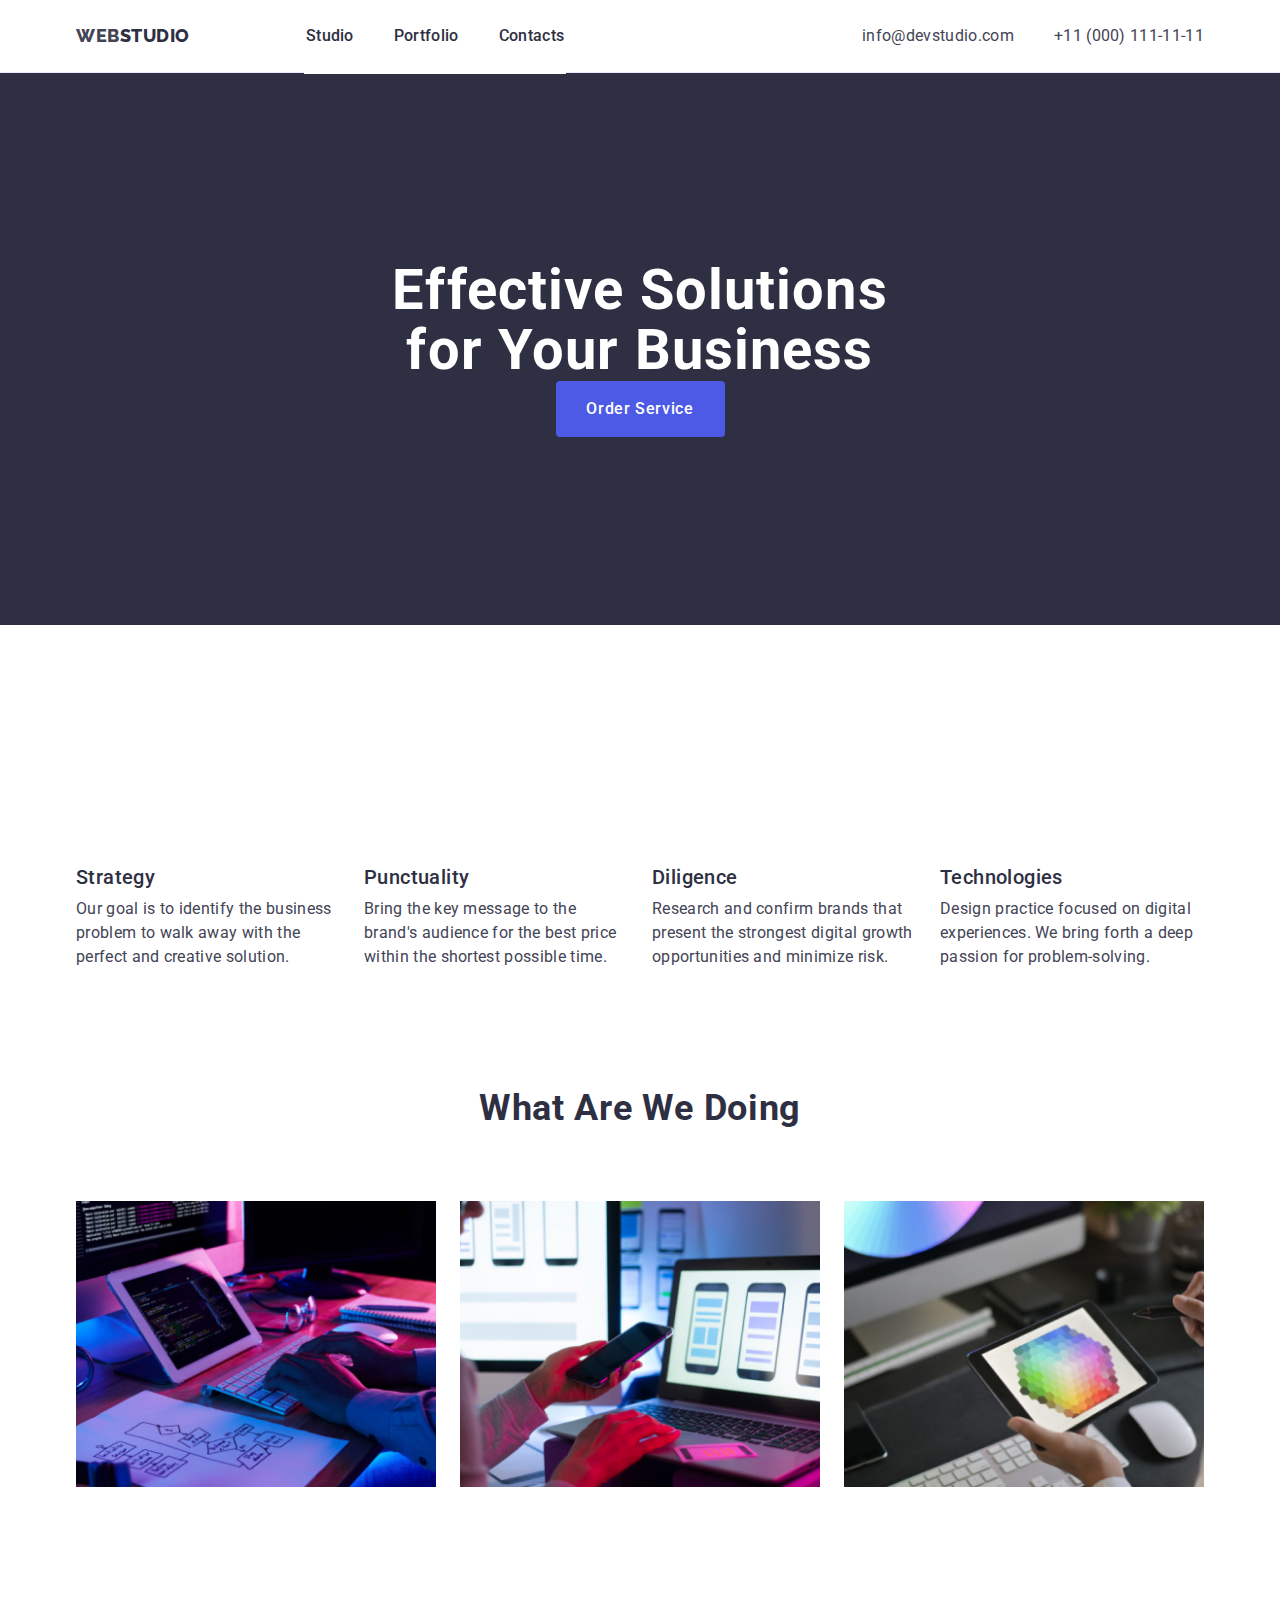
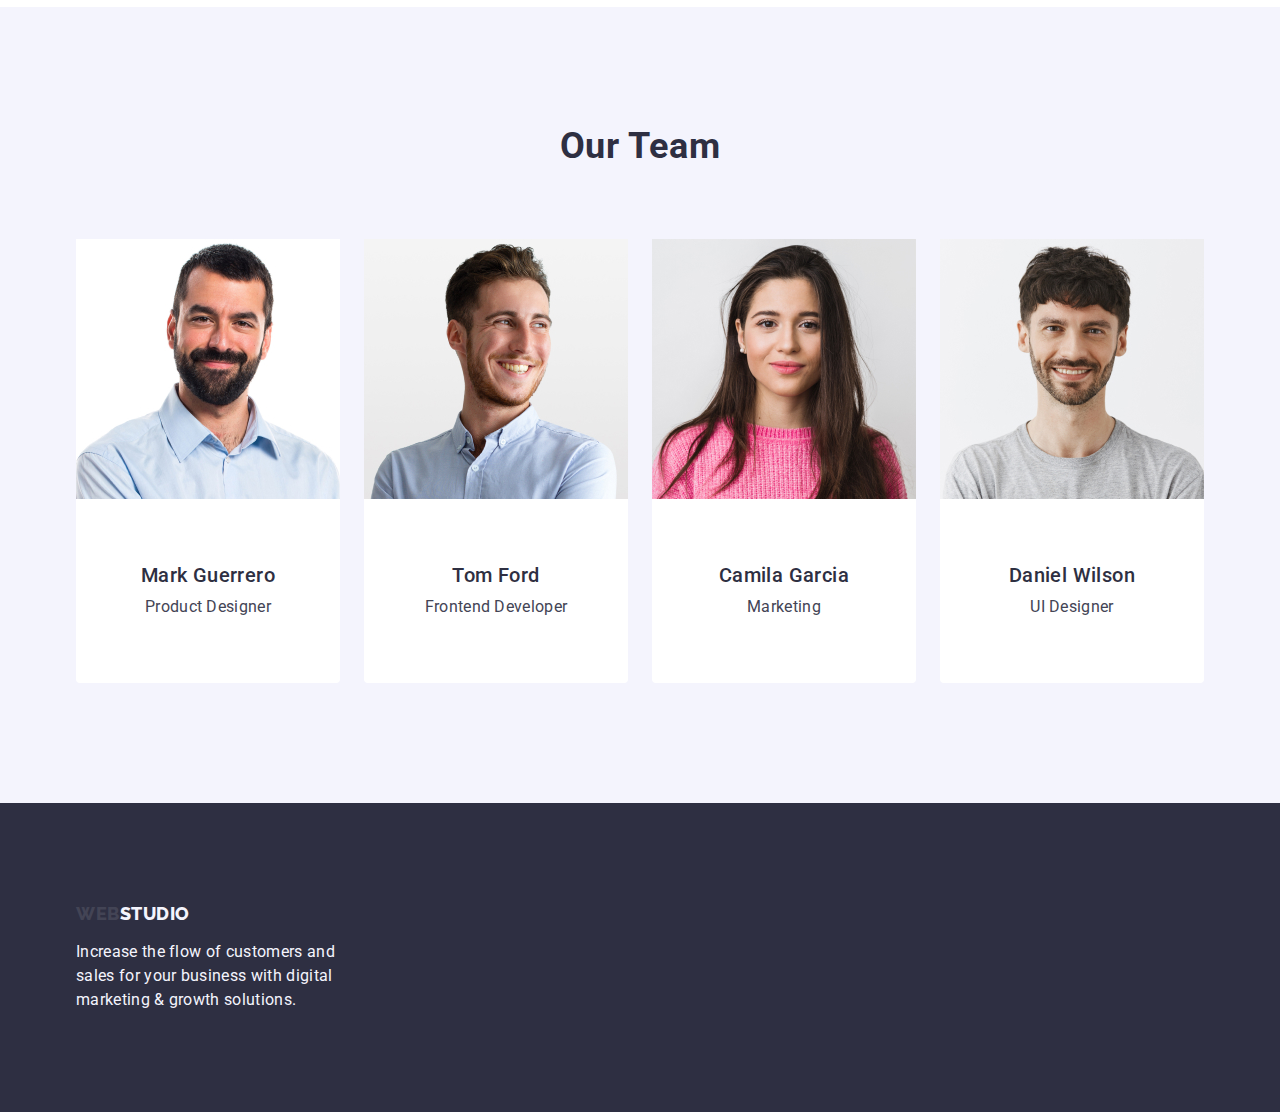
<file: index.html>
<!DOCTYPE html>
<html lang="en">
  <head>
    <meta charset="UTF-8" />
    <meta http-equiv="X-UA-Compatible" content="IE=edge" />
    <meta name="viewport" content="width=device-width, initial-scale=1.0" />
    <meta
      name="description"
      content="Learning the basics of HTML for beginners"
    />
    <link rel="preconnect" href="https://fonts.googleapis.com" />
    <link rel="preconnect" href="https://fonts.gstatic.com" crossorigin />
    <link
      href="https://fonts.googleapis.com/css2?family=Roboto:wght@400;500;700;900&family=Tangerine:wght@700&display=swap"
      rel="stylesheet"
    />
    <link
      href="https://fonts.googleapis.com/css2?family=Raleway:wght@800&family=Roboto:wght@400;500;700;900&family=Tangerine:wght@700&display=swap"
      rel="stylesheet"
    />
    <link
      rel="stylesheet"
      href="https://cdn.jsdelivr.net/npm/modern-normalize@1.1.0/modern-normalize.min.css"
    />
    <link rel="stylesheet" href="./css/styles.css" />

    <title>homework1</title>
  </head>
  <body>
    <header class="own-header">
      <div class="div-header container">
        <nav class="nav-header">
          <a class="logotype-link link" href="/index.html"
            >Web<span class="logo-stud link">Studio</span></a
          >

          <ul class="ul-head list">
            <li class="head-link">
              <a class="studio-link link" href="./index.html">Studio</a>
            </li>
            <li class="head-link">
              <a class="studio-link link" href="./portfolio.html">Portfolio</a>
            </li>
            <li class="head-link">
              <a class="studio-link link" href="">Contacts</a>
            </li>
          </ul>
        </nav>
        <address class="address-head">
          <ul class="ul-address list">
            <li class="addres-link">
              <a class="own-mail-mail link" href="mailto:info@devstudio.com"
                >info@devstudio.com</a
              >
            </li>
            <li class="addres-link">
              <a class="own-mail-mail link" href="tel:+110001111111"
                >+11 (000) 111-11-11</a
              >
            </li>
          </ul>
        </address>
      </div>
    </header>
    <!--Secsion Golovna-->
    <main class="own-main">
      <section class="hero">
        <div class="div-hero container">
          <h1 class="hero-tit-one">Effective Solutions for Your Business</h1>
          <button class="hero-butt" type="button">Order Service</button>
        </div>
      </section>

      <!--Our Fishka-->

      <section class="benef">
        <div class="div-benef container">
          <h2 class="visually-hidden">features</h2>
          <ul class="ul-benef list">
            <li class="benef-list">
              <h3 class="benef-tit-three">Strategy</h3>
              <p class="text-strat">
                Our goal is to identify the business problem to walk away with
                the perfect and creative solution.
              </p>
            </li>
            <li class="benef-list">
              <h3 class="benef-tit-three">Punctuality</h3>
              <p class="text-strat">
                Bring the key message to the brand's audience for the best price
                within the shortest possible time.
              </p>
            </li>
            <li class="benef-list">
              <h3 class="benef-tit-three">Diligence</h3>
              <p class="text-strat">
                Research and confirm brands that present the strongest digital
                growth opportunities and minimize risk.
              </p>
            </li>
            <li class="benef-list">
              <h3 class="benef-tit-three">Technologies</h3>
              <p class="text-strat">
                Design practice focused on digital experiences. We bring forth a
                deep passion for problem-solving.
              </p>
            </li>
          </ul>
        </div>
      </section>

      <!--Our opportunity-->

      <section class="opport">
        <div class="div-opport container">
          <h2 class="opport-tit-two">What are we doing</h2>
          <ul class="ul-opport list">
            <li class="opport-list">
              <img
                src="./images/opportunities/box1.jpg"
                alt="desktop applications"
                width="360"
              />
            </li>
            <li class="opport-list">
              <img
                src="./images/opportunities/box2.jpg"
                alt="mobile applications"
                width="360"
              />
            </li>
            <li class="opport-list">
              <img
                src="./images/opportunities/box3.jpg"
                alt="designer designs"
                width="360"
              />
            </li>
          </ul>
        </div>
      </section>

      <!--Team-->

      <section class="we-are">
        <div class="div-we-are container">
          <h2 class="we-are-tit-two">Our Team</h2>
          <ul class="ul-we-are list">
            <li class="we-are-list">
              <img
                src="./images/team/img.jpg"
                alt="Mark Guerrero"
                width="264"
              />
              <div class="we-are-description">
                <h3 class="we-are-name">Mark Guerrero</h3>
                <p class="name-text">Product Designer</p>
              </div>
            </li>
            <li class="we-are-list">
              <img src="./images/team/img(1).jpg" alt="Tom Ford" width="264" />
              <div class="we-are-description">
                <h3 class="we-are-name">Tom Ford</h3>
                <p class="name-text">Frontend Developer</p>
              </div>
            </li>
            <li class="we-are-list">
              <img
                src="./images/team/img(2).jpg"
                alt="Camila Garcia"
                width="264"
              />
              <div class="we-are-description">
                <h3 class="we-are-name">Camila Garcia</h3>
                <p class="name-text">Marketing</p>
              </div>
            </li>
            <li class="we-are-list">
              <img
                class="we-are-foto"
                src="./images/team/img(3).jpg"
                alt="Daniel Wilson"
                width="264"
              />
              <div class="we-are-description">
                <h3 class="we-are-name">Daniel Wilson</h3>
                <p class="name-text">UI Designer</p>
              </div>
            </li>
          </ul>
        </div>
      </section>
    </main>
    <!--Footer-->

    <footer class="own-footer">
      <div class="container">
        <a class="logofoot-link link" href="./index.html" target="_blank"
          >Web<span class="logo-stud-foot link">Studio</span></a
        >

        <p class="text-footer">
          Increase the flow of customers and sales for your business with
          digital marketing & growth solutions.
        </p>
      </div>
    </footer>
  </body>
</html>
</file>
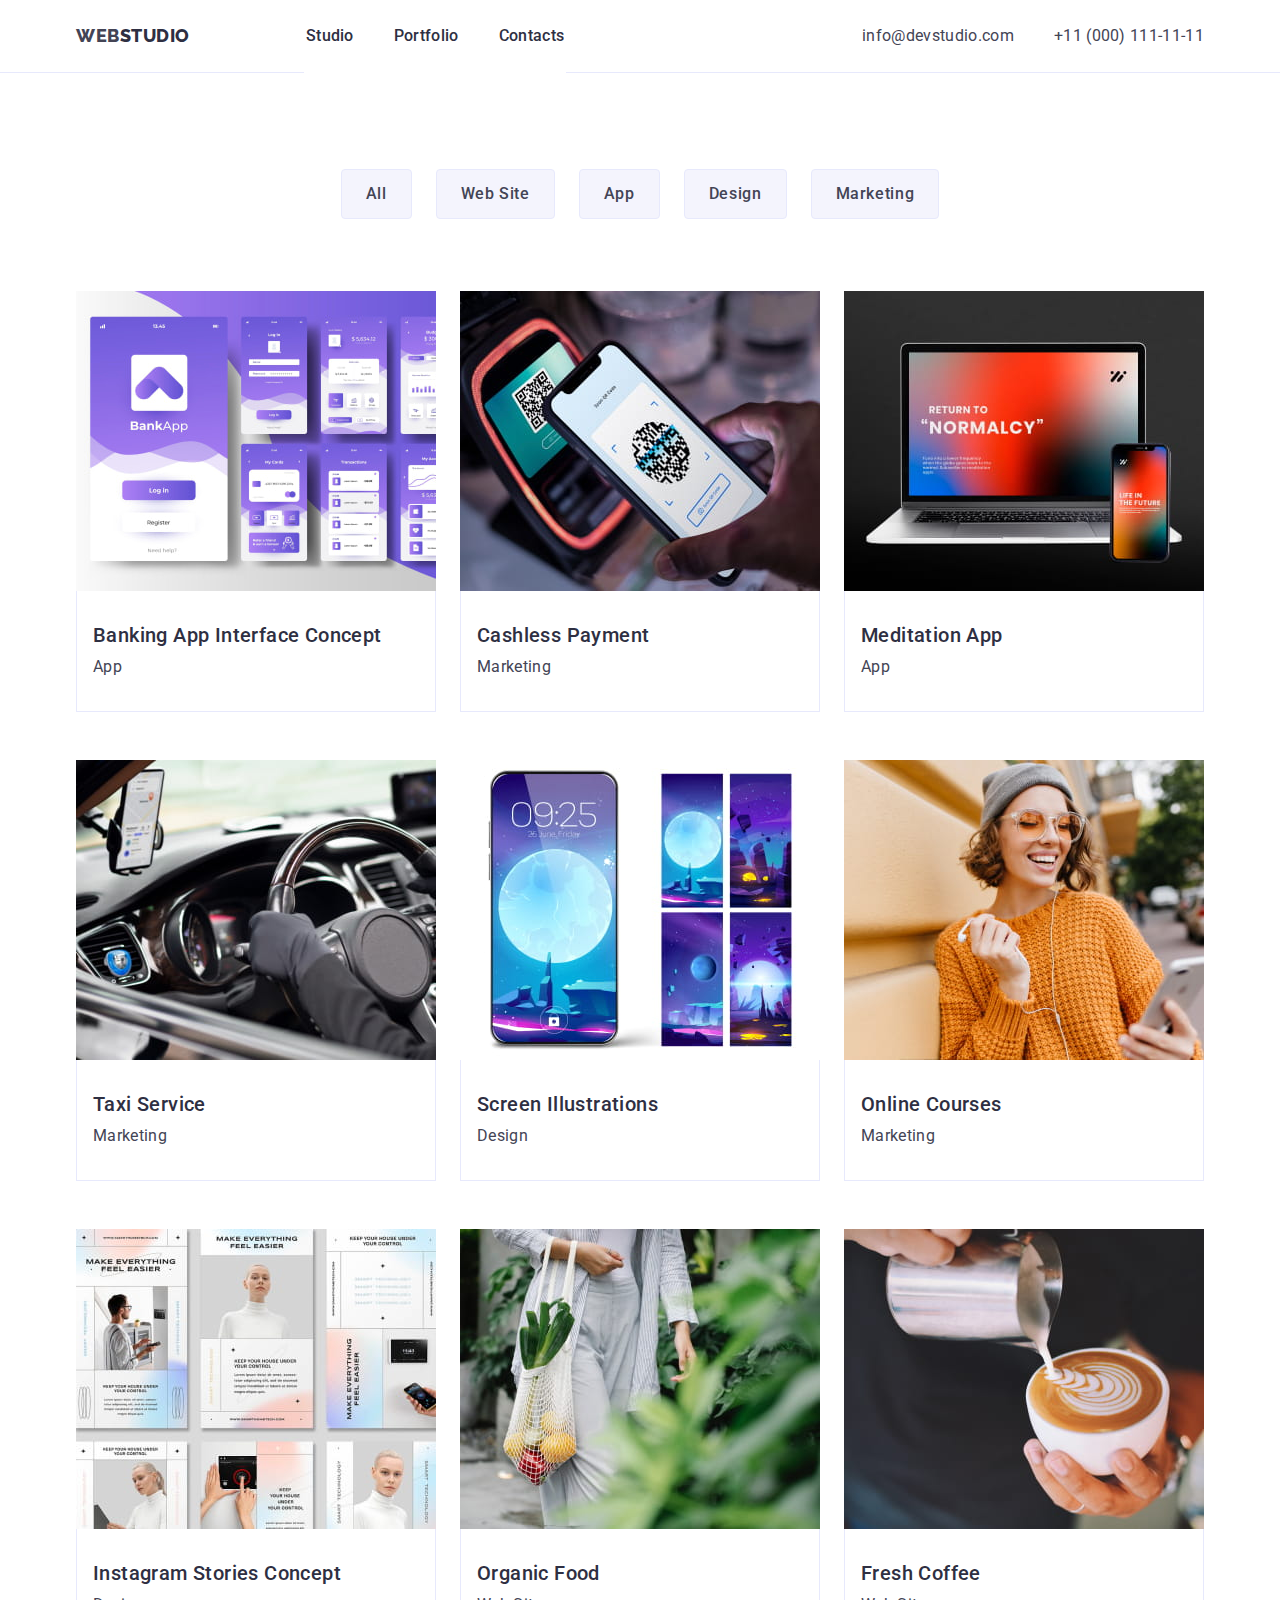
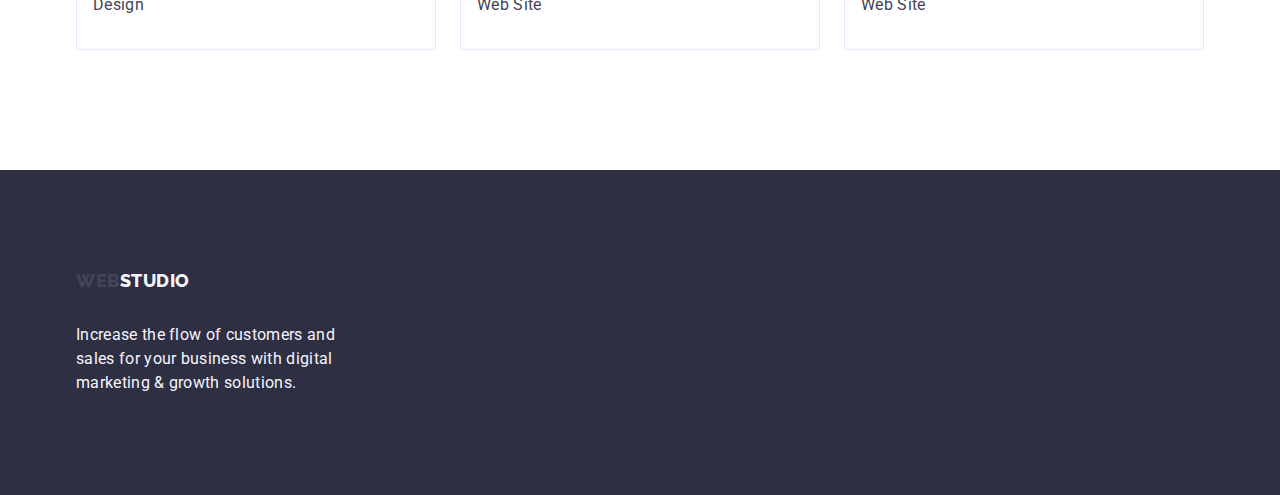
<file: portfolio.html>
<!DOCTYPE html>
<html lang="en">
  <head>
    <meta charset="UTF-8" />
    <meta http-equiv="X-UA-Compatible" content="IE=edge" />
    <meta name="viewport" content="width=device-width, initial-scale=1.0" />
    <meta
      name="description"
      content="Learning the basics of HTML for beginners"
    />
    <link rel="preconnect" href="https://fonts.googleapis.com" />
    <link rel="preconnect" href="https://fonts.gstatic.com" crossorigin />
    <link
      href="https://fonts.googleapis.com/css2?family=Roboto:wght@400;500;700;900&family=Tangerine:wght@700&display=swap"
      rel="stylesheet"
    />
    <link rel="preconnect" href="https://fonts.googleapis.com" />
    <link rel="preconnect" href="https://fonts.gstatic.com" crossorigin />
    <link
      href="https://fonts.googleapis.com/css2?family=Raleway:wght@800&family=Roboto:wght@400;500;700;900&family=Tangerine:wght@700&display=swap"
      rel="stylesheet"
    />

    <link
      href="https://cdn.jsdelivr.net/npm/modern-normalize@1.1.0/modern-normalize.min.css"
      rel="stylesheet"
    />
    <link rel="stylesheet" href="./css/styles.css" />
    <title>Document</title>
  </head>
  <body>
    <!--Logotype-->

    <header class="own-header">
      <div class="div-header container">
        <nav class="nav-header">
          <a class="logotype-link link" href="/index.html"
            >Web<span class="logo-stud link">Studio</span></a
          >

          <ul class="ul-head list">
            <li class="head-link">
              <a class="studio-link link" href="./index.html">Studio</a>
            </li>
            <li class="head-link">
              <a class="studio-link link" href="./portfolio.html">Portfolio</a>
            </li>
            <li class="head-link">
              <a class="studio-link link" href="">Contacts</a>
            </li>
          </ul>
        </nav>
        <address class="address-head">
          <ul class="ul-address list">
            <li class="addres-link">
              <a class="own-mail-mail link" href="mailto:info@devstudio.com"
                >info@devstudio.com</a
              >
            </li>
            <li class="addres-link">
              <a class="own-mail-mail link" href="tel:+110001111111"
                >+11 (000) 111-11-11</a
              >
            </li>
          </ul>
        </address>
      </div>
    </header>

    <main>
      <!--Filtr-->

      <section class="progectm">
        <div class="div-progect container">
          <h1 class="visually-hidden">Filtr</h1>
          <ul class="ul-filtr list">
            <li class="portfol-list">
              <button class="butt-filtr-all" type="button">All</button>
            </li>
            <li class="portfol-list">
              <button class="butt-filtr-all" type="button">Web Site</button>
            </li>
            <li class="portfol-list">
              <button class="butt-filtr-all" type="button">App</button>
            </li>
            <li class="portfol-list">
              <button class="butt-filtr-all" type="button">Design</button>
            </li>
            <li class="portfol-list">
              <button class="butt-filtr-all" type="button">Marketing</button>
            </li>
          </ul>

          <!--our prodgect-->
          <ul class="ul-progect list">
            <li class="progect-list">
              <a class="link">
                <img
                  src="./images/2page/img4.jpg"
                  alt="Banking addition"
                  width="360"
                />
                <div class="prodgect-description">
                  <h2 class="prodgect-ti-two">Banking App Interface Concept</h2>
                  <p class="prodgect-text">App</p>
                </div>
              </a>
            </li>
            <li class="progect-list">
              <a class="link">
                <img
                  src="./images/2page/img5.jpg"
                  alt="Paymen from telefon"
                  width="360"
                />
                <div class="prodgect-description">
                  <h2 class="prodgect-ti-two">Cashless Payment</h2>
                  <p class="prodgect-text">Marketing</p>
                </div>
              </a>
            </li>
            <li class="progect-list">
              <a class="link">
                <img
                  src="./images/2page/img6.jpg"
                  alt="telefon&computer"
                  width="360"
                />
                <div class="prodgect-description">
                  <h2 class="prodgect-ti-two">Meditation App</h2>
                  <p class="prodgect-text">App</p>
                </div>
              </a>
            </li>
            <li class="progect-list">
              <a class="link">
                <img src="./images/2page/img7.jpg" alt="Taxi" width="360" />
                <div class="prodgect-description">
                  <h2 class="prodgect-ti-two">Taxi Service</h2>
                  <p class="prodgect-text">Marketing</p>
                </div>
              </a>
            </li>
            <li class="progect-list">
              <a class="link">
                <img
                  src="./images/2page/img8.jpg"
                  alt="telefon Screen"
                  width="360"
                />
                <div class="prodgect-description">
                  <h2 class="prodgect-ti-two">Screen Illustrations</h2>
                  <p class="prodgect-text">Design</p>
                </div>
              </a>
            </li>
            <li class="progect-list">
              <a class="link">
                <img
                  src="./images/2page/img9.jpg"
                  alt="Girl online"
                  width="360"
                />
                <div class="prodgect-description">
                  <h2 class="prodgect-ti-two">Online Courses</h2>
                  <p class="prodgect-text">Marketing</p>
                </div>
              </a>
            </li>
            <li class="progect-list">
              <a class="link">
                <img
                  src="./images/2page/img10.jpg"
                  alt="Instagram"
                  width="360"
                />
                <div class="prodgect-description">
                  <h2 class="prodgect-ti-two">Instagram Stories Concept</h2>
                  <p class="prodgect-text">Design</p>
                </div>
              </a>
            </li>
            <li class="progect-list">
              <a class="link">
                <img src="./images/2page/img11.jpg" alt="Food" width="360" />
                <div class="prodgect-description">
                  <h2 class="prodgect-ti-two">Organic Food</h2>
                  <p class="prodgect-text">Web Site</p>
                </div>
              </a>
            </li>
            <li class="progect-list">
              <a class="link">
                <img src="./images/2page/img12.jpg" alt="Coffee" width="360" />
                <div class="prodgect-description">
                  <h2 class="prodgect-ti-two">Fresh Coffee</h2>
                  <p class="prodgect-text">Web Site</p>
                </div>
              </a>
            </li>
          </ul>
        </div>
      </section>
    </main>
    <!--footer-->
    <footer class="own-footer">
      <div class="container">
        <div class="div-logo-foot">
          <a class="logofoot-link link" href="./index.html" target="_blank"
            >Web<span class="logo-stud-foot link">Studio</span></a
          >
        </div>
        <p class="text-footer">
          Increase the flow of customers and sales for your business with
          digital marketing & growth solutions.
        </p>
      </div>
    </footer>
  </body>
</html>
</file>
<file: css/styles.css>
body {
  font-family: "Roboto", sans-serif;
  font-style: normal;
  color: #434455;
  background-color: var(--background-own);
  text-decoration: none;
  margin: 0 auto;
}
h1,
h2,
h3,
h4,
h5,
h6,
p {
  margin-top: 0;
  margin-bottom: 0;
}

ul,
ol {
  margin-top: 0;
  margin-bottom: 0;
  padding-left: 0;
}
img {
  display: block;
  max-width: 100%;
}
:root {
  --second-font: "Raleway", sans-serif;
  --cta-norm: #4d5ae5;
  --ctas-activ: #404bbf;
  --headings-three: #2e2f42;
  --body-text: #434455;
  --background-own: #ffffff;
  --background-light: #f4f4fd;
  --border-bottom: #e7e9fc;
}
.visually-hidden {
  position: absolute;
  width: 1px;
  height: 1px;
  margin: -1px;
  border: 0;
  padding: 0;

  white-space: nowrap;
  clip-path: inset(100%);
  clip: rect(0 0 0 0);
  overflow: hidden;
}
.own-header {
  border-bottom: 1px solid #e7e9fc;
}
.container {
  max-width: 1158px;
  margin: 0 auto;
  padding-right: 15px;
  padding-left: 15px;
}
.div-header {
  display: flex;
  align-items: center;
  gap: 10px;
  justify-content: space-between;
}
.ul-head {
  display: block;
  padding: 24px 0;
  outline: 2px solid#ffffff;
}

.nav-header,
.ul-head,
.ul-address {
  display: flex;
  align-items: center;
  gap: 40px;
}
.div-hero {
}

.list {
  list-style: none;
}
.link {
  text-decoration: none;
  font-style: normal;
}
.logotype-link {
  font-family: var(--second-font);
  font-weight: 800;
  font-size: 18px;
  line-height: 1.17;
  letter-spacing: 0.03em;
  text-transform: uppercase;
  color: var(--ctas-norm);
  margin-right: 76px;
}
.logo-stud {
}
.logo-stud,
.logo-stud-foot {
  font-family: var(--second-font);
  font-weight: 800;
  font-size: 18px;
  line-height: 1.17;
  letter-spacing: 0.03em;
  text-transform: uppercase;
  color: var(--headings-three);
}
.logo-stud-foot {
  color: var(--headings-three);
}
.ul-head {
}

.head-link {
  text-decoration: none;
  margin: 0;
}
.studio-link {
  font-family: "Roboto";
  font-style: normal;
  font-weight: 500;
  font-size: 16px;
  line-height: 1.5;
  letter-spacing: 0.02em;
  color: var(--headings-three);
  padding: 24px 0;
}
.studio-link:hover,
.studio-link:focus {
  color: #404bbf;
}

.address-head,
.addres-link {
  font-style: normal;
}
.ul-address {
}

.own-mail-mail {
  line-height: 1.5;
  letter-spacing: 0.02em;
  color: var(--body-text);
}
.own-mail-mail:hover,
.own-mail-mail:focus,
.own-mail-mail:active {
  color: #404bbf;
}

.own-main {
}
.hero {
  background: var(--headings-three);
  margin-bottom: 120px;
  padding: 188px 0;
  display: flex;
  flex-direction: column;
}
.hero-tit-one {
  font-style: normal;
  font-weight: 700;
  font-size: 56px;
  line-height: 1.07;
  color: #ffffff;
  text-align: center;
  letter-spacing: 0.02em;

  max-width: 496px;
  flex-direction: column;
  flex-shrink: 0;
  text-align: center;
  flex-wrap: wrap;
  margin: 0 auto;
}
.hero-butt {
  color: #ffffff;
  background-color: var(--cta-norm);
  font-family: "Roboto", sans-serif;
  font-style: normal;
  font-weight: 500;
  font-size: 16px;
  line-height: 1.5;
  letter-spacing: 0.04em;
  cursor: pointer;
  display: block;
  min-width: 169px;
  height: 56px;
  border: none;
  border-radius: 4px;
  margin: 0 auto;
}
.hero-butt:hover,
.hero-butt:focus {
  background-color: #404bbf;
}
.benef {
  padding: 120px 0;
}
.div-benef {
  display: flex;
}
.visually-hidden {
}
.ul-benef {
  display: flex;

  height: 104px;
  flex-shrink: 0;
  gap: 24px;
  justify-content: space-between;
}

.benef-list {
  width: calc((100% - 3 * 24px) / 4);
}

.benef-tit-three {
  font-weight: 500;
  font-size: 20px;
  line-height: 1.2;
  letter-spacing: 0.02em;
  color: var(--headings-three);
  margin-bottom: 8px;
}
.text-strat {
  font-size: 16px;
  line-height: 1.5;
  letter-spacing: 0.02em;
  color: var(--Body-text);
  width: 264px;
}
.opport {
  padding-bottom: 120px;
}

.ul-opport {
  margin-top: 72px;
  display: flex;
  flex-wrap: wrap;
  gap: 24px;
}
.opport-list {
  width: calc((100% - 2 * 24px) / 3);
}

.opport-tit-two {
  font-weight: 700;
  font-size: 36px;
  line-height: 1.11;
  text-align: center;
  letter-spacing: 0.02em;
  text-transform: capitalize;
  color: var(--headings-three);
  margin-bottom: 72px;
}
.opport-list {
}

.we-are {
  background-color: #f4f4fd;
  padding: 120px 0;
}
.ul-we-are {
  display: flex;
  flex-wrap: wrap;
  gap: 24px;

  justify-content: space-between;
}
.we-are-list {
  display: inline-flex;
  width: calc((100% - 3 * 24px) / 4);
  padding: 0px 0px 32px 0px;
  flex-direction: column;
  justify-content: center;
  align-items: center;
  gap: 32px;
  border-radius: 0px 0px 4px 4px;
}
.we-are-description {
  padding: 32px 16px;
}
.we-are-tit-two {
  font-weight: 700;
  font-size: 36px;
  line-height: 1.11;
  text-align: center;
  letter-spacing: 0.02em;
  text-transform: capitalize;
  color: var(--headings-three);
  margin-bottom: 72px;
}

.we-are-list {
  background-color: #ffffff;
}
.we-are-name {
  font-weight: 500;
  font-size: 20px;
  line-height: 1.2;
  letter-spacing: 0.02em;
  color: var(--headings-three);
  text-align: center;
  margin-bottom: 8px;
}
.name-text {
  font-weight: 400;
  font-size: 16px;
  line-height: 1.5;
  letter-spacing: 0.02em;
  color: var(--Body-text);
  text-align: center;
}
.own-footer {
  background-color: var(--headings-three);
  padding: 100px 0;
}
.div-logo-foot {
  margin-bottom: 16px;
  display: inline-block;
  margin-bottom: 16px;
}
.text-footer {
  font-family: "Roboto", sans-serif;
  font-style: normal;
  font-weight: 400;
  font-size: 16px;
  line-height: 1.5;
  letter-spacing: 0.02em;
  color: var(--background-light);
  max-width: 264px;
}
.logofoot-link {
  font-family: "Raleway", sans-serif;
  font-weight: 800;
  font-size: 18px;
  line-height: 1.17;
  letter-spacing: 0.03em;
  text-transform: uppercase;
  color: var(--ctas-norm);
  display: inline-block;
  margin-bottom: 16px;
}
.logo-stud-foot {
  color: #f4f4fd;
}

/* PAGE-2 */

/* Filtr */
.progectm {
  padding-top: 96px;
  padding-bottom: 120px;
}

.portfol-list,
.ul-progect,
.ul-address,
.ul-head {
  list-style-type: none;
}
.portfol-listt {
}
/*our prodgect*/
.ul-filtr {
  display: flex;
  justify-content: center;
  gap: 24px;

  margin-bottom: 72px;
}

.ul-progect {
  display: flex;
  flex-wrap: wrap;
  column-gap: 24px;
  row-gap: 48px;
  justify-content: space-evenly;
}
.portfol-list {
  max-width: calc((100% - 48px) / 3);
}
.prodgect-description {
  padding: 32px 16px;
  border: 1px solid #e7e9fc;
  border-top: none;
}
.prodgect-ti-two {
  font-family: "Roboto";
  font-style: normal;
  font-weight: 500;
  font-size: 20px;
  line-height: 1.2;
  letter-spacing: 0.02em;
  color: var(--headings-three);
  margin-bottom: 8px;
}
.prodgect-text {
  font-family: "Roboto";
  font-style: normal;
  font-weight: 400;
  font-size: 16px;
  line-height: 1.5;
  letter-spacing: 0.02em;
  color: var(--Body-text);
}
.butt-filtr-all {
  font-family: "Roboto", sans-serif;
  font-style: normal;
  font-weight: 500;
  font-size: 16px;
  line-height: 1.5;
  text-align: center;
  letter-spacing: 0.04em;
  color: var(--ctas-norm);
  background-color: var(--background-light);
  cursor: pointer;
  padding: 12px 24px;
  border: 1px solid var(--border-bottom);
  border-radius: 4px;
  margin: 0 auto;
}

.butt-filtr-all:hover,
.butt-filtr-all:focus {
  color: #ffffff;
  background-color: #404bbf;
  border: 1px solid transparent;
}
</file>
